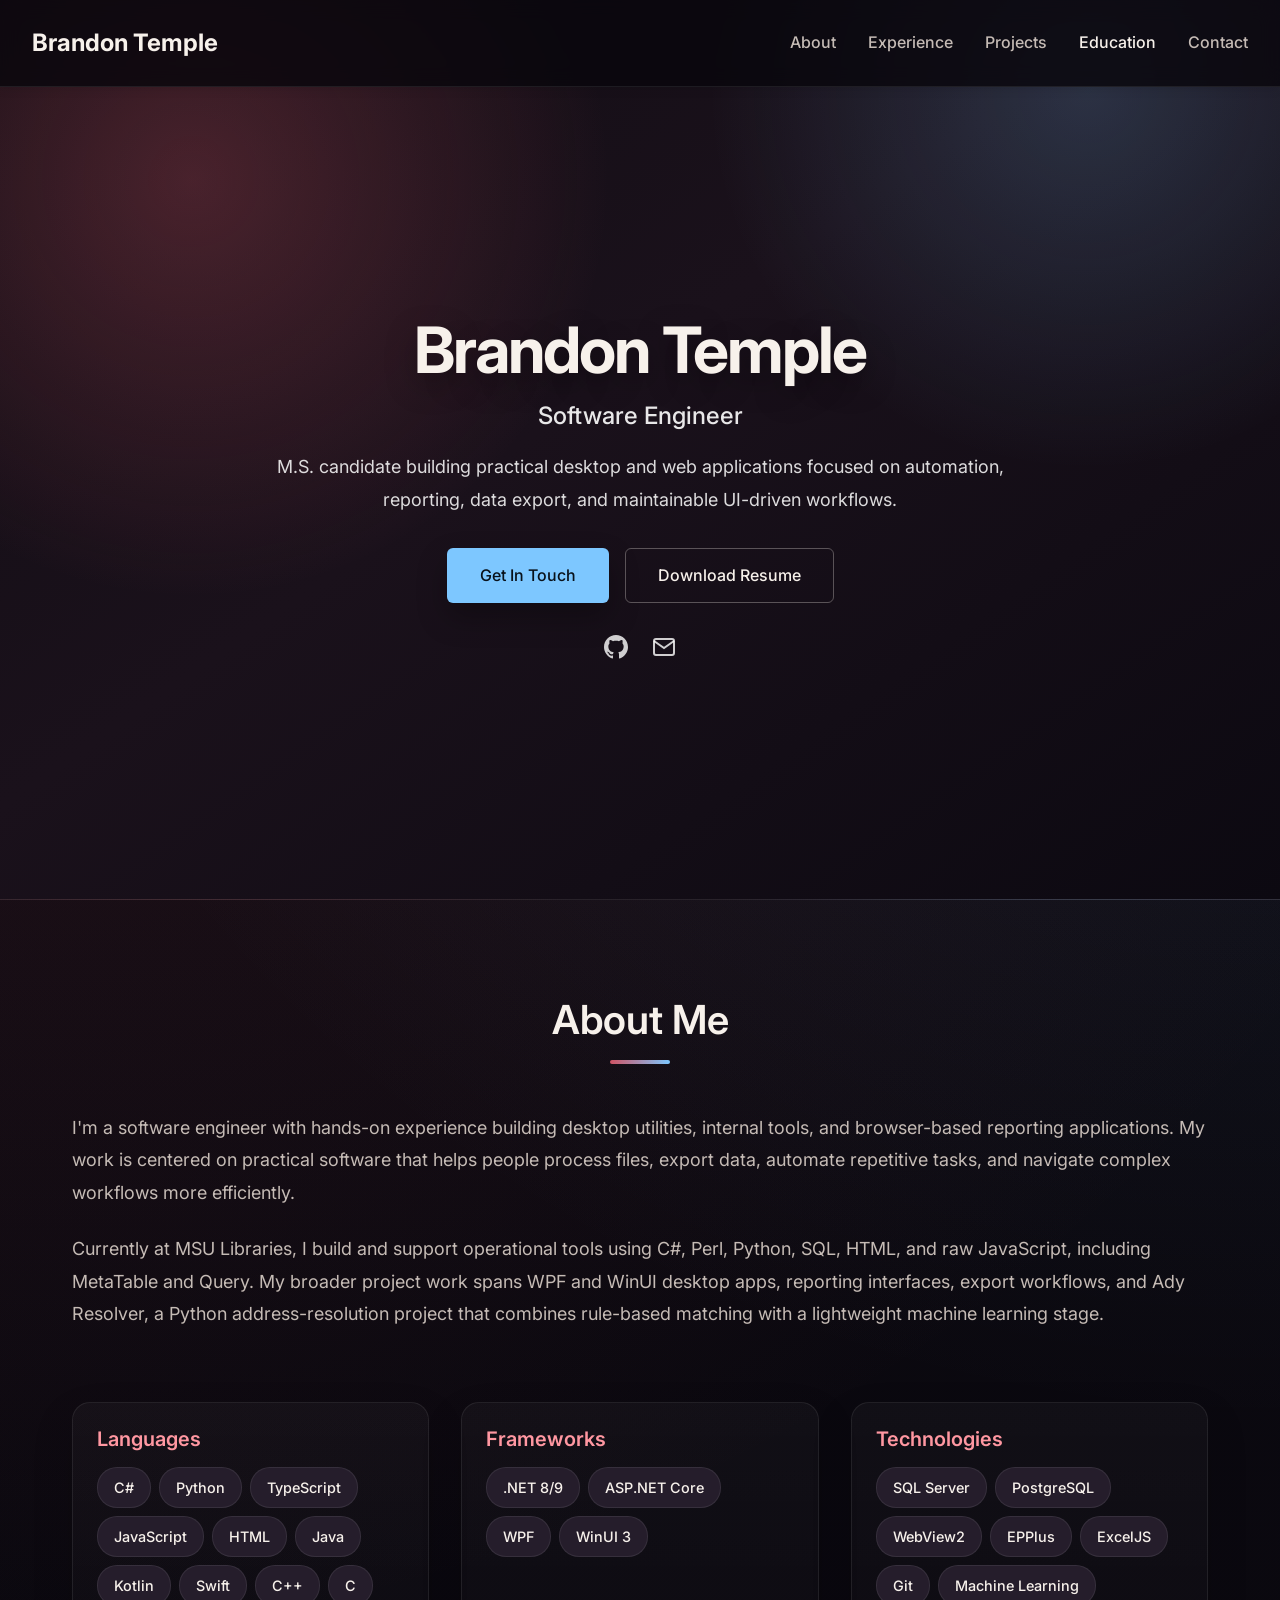
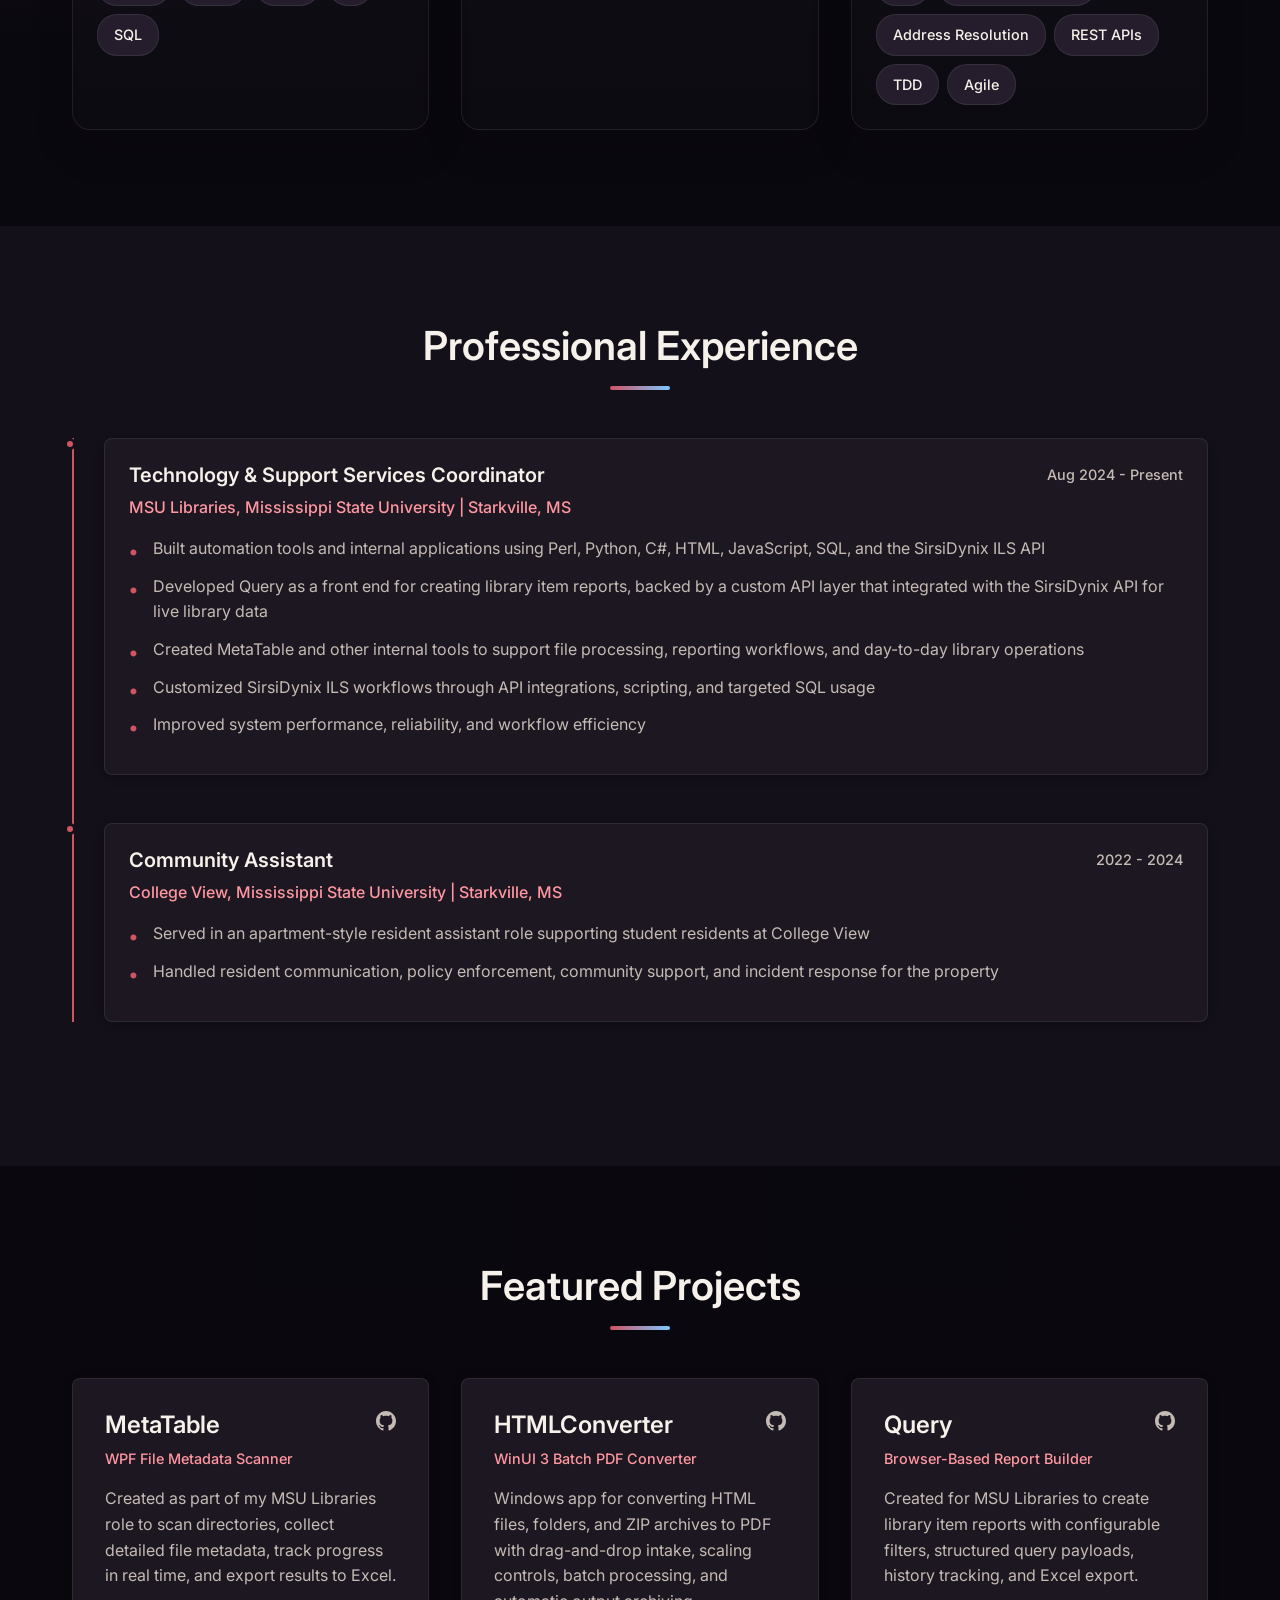
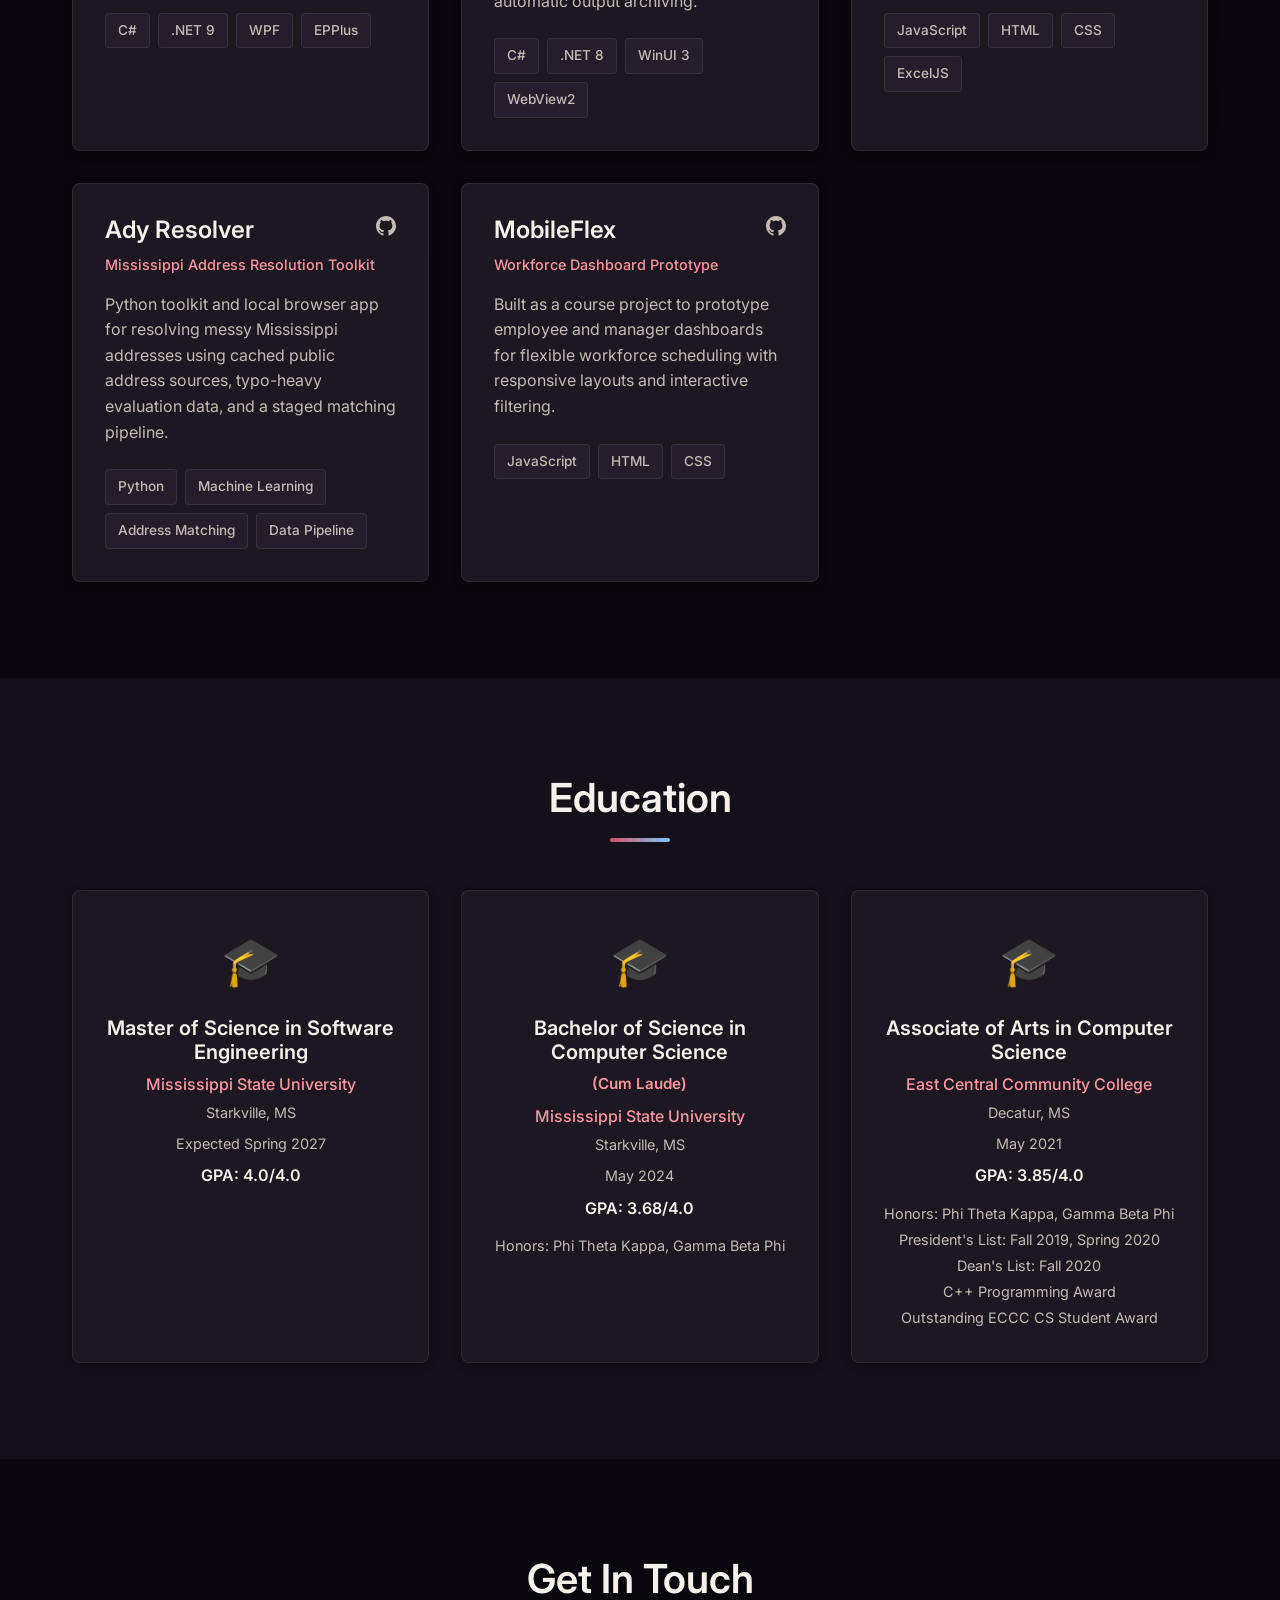
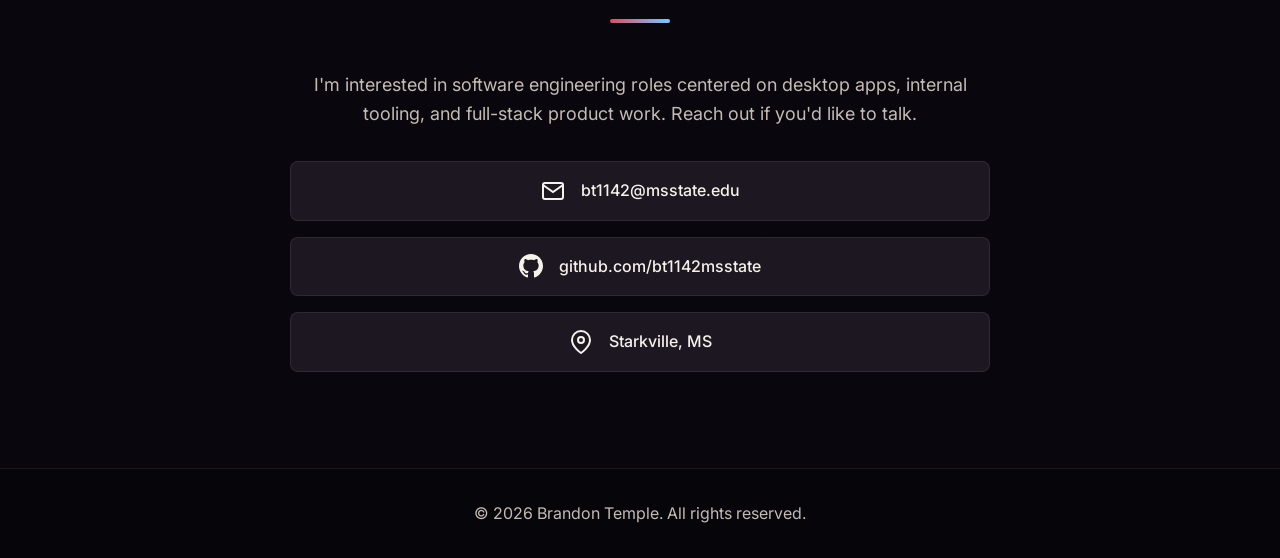
<file: index.html>
<!DOCTYPE html>
<html lang="en">
<head>
    <meta charset="UTF-8">
    <meta name="viewport" content="width=device-width, initial-scale=1.0">
    <title>Brandon Temple - Software Engineer</title>
    <link rel="stylesheet" href="./assets/css/site.css">
    <link rel="preconnect" href="https://fonts.googleapis.com">
    <link rel="preconnect" href="https://fonts.gstatic.com" crossorigin>
    <link href="https://fonts.googleapis.com/css2?family=Inter:wght@300;400;500;600;700&display=swap" rel="stylesheet">
</head>
<body>
    <!-- Header/Hero Section -->
    <header class="hero">
        <nav class="nav-container">
            <div class="nav-logo">Brandon Temple</div>
            <ul class="nav-links">
                <li><a href="#about">About</a></li>
                <li><a href="#experience">Experience</a></li>
                <li><a href="#projects">Projects</a></li>
                <li><a href="#education">Education</a></li>
                <li><a href="#contact">Contact</a></li>
            </ul>
            <button class="mobile-menu-toggle" aria-label="Toggle menu">
                <span></span>
                <span></span>
                <span></span>
            </button>
        </nav>
        
        <div class="hero-content">
            <h1 class="hero-title">Brandon Temple</h1>
            <p class="hero-subtitle">Software Engineer</p>
            <p class="hero-description">M.S. candidate building practical desktop and web applications focused on automation, reporting, data export, and maintainable UI-driven workflows.</p>
            <div class="hero-buttons">
                <a href="#contact" class="btn btn-primary">Get In Touch</a>
                <a href="resume/?print=1" class="btn btn-secondary" target="_blank" rel="noopener">Download Resume</a>
            </div>
            <div class="hero-social">
                <a href="https://github.com/bt1142msstate" target="_blank" rel="noopener" aria-label="GitHub">
                    <svg width="24" height="24" viewBox="0 0 24 24" fill="currentColor">
                        <path d="M12 0c-6.626 0-12 5.373-12 12 0 5.302 3.438 9.8 8.207 11.387.599.111.793-.261.793-.577v-2.234c-3.338.726-4.033-1.416-4.033-1.416-.546-1.387-1.333-1.756-1.333-1.756-1.089-.745.083-.729.083-.729 1.205.084 1.839 1.237 1.839 1.237 1.07 1.834 2.807 1.304 3.492.997.107-.775.418-1.305.762-1.604-2.665-.305-5.467-1.334-5.467-5.931 0-1.311.469-2.381 1.236-3.221-.124-.303-.535-1.524.117-3.176 0 0 1.008-.322 3.301 1.23.957-.266 1.983-.399 3.003-.404 1.02.005 2.047.138 3.006.404 2.291-1.552 3.297-1.23 3.297-1.23.653 1.653.242 2.874.118 3.176.77.84 1.235 1.911 1.235 3.221 0 4.609-2.807 5.624-5.479 5.921.43.372.823 1.102.823 2.222v3.293c0 .319.192.694.801.576 4.765-1.589 8.199-6.086 8.199-11.386 0-6.627-5.373-12-12-12z"/>
                    </svg>
                </a>
                <a href="mailto:bt1142@msstate.edu" aria-label="Email">
                    <svg width="24" height="24" viewBox="0 0 24 24" fill="none" stroke="currentColor" stroke-width="2">
                        <path d="M4 4h16c1.1 0 2 .9 2 2v12c0 1.1-.9 2-2 2H4c-1.1 0-2-.9-2-2V6c0-1.1.9-2 2-2z"/>
                        <polyline points="22,6 12,13 2,6"/>
                    </svg>
                </a>
            </div>
        </div>
    </header>

    <!-- About Section -->
    <section id="about" class="section">
        <div class="container">
            <h2 class="section-title">About Me</h2>
            <div class="about-content">
                <div class="about-text">
                    <p>I'm a software engineer with hands-on experience building desktop utilities, internal tools, and browser-based reporting applications. My work is centered on practical software that helps people process files, export data, automate repetitive tasks, and navigate complex workflows more efficiently.</p>
                    <p>Currently at MSU Libraries, I build and support operational tools using C#, Perl, Python, SQL, HTML, and raw JavaScript, including MetaTable and Query. My broader project work spans WPF and WinUI desktop apps, reporting interfaces, export workflows, and Ady Resolver, a Python address-resolution project that combines rule-based matching with a lightweight machine learning stage.</p>
                </div>
                <div class="skills-grid">
                    <div class="skill-category">
                        <h3>Languages</h3>
                        <div class="skill-tags">
                            <span>C#</span>
                            <span>Python</span>
                            <span>TypeScript</span>
                            <span>JavaScript</span>
                            <span>HTML</span>
                            <span>Java</span>
                            <span>Kotlin</span>
                            <span>Swift</span>
                            <span>C++</span>
                            <span>C</span>
                            <span>SQL</span>
                        </div>
                    </div>
                    <div class="skill-category">
                        <h3>Frameworks</h3>
                        <div class="skill-tags">
                            <span>.NET 8/9</span>
                            <span>ASP.NET Core</span>
                            <span>WPF</span>
                            <span>WinUI 3</span>
                        </div>
                    </div>
                    <div class="skill-category">
                        <h3>Technologies</h3>
                        <div class="skill-tags">
                            <span>SQL Server</span>
                            <span>PostgreSQL</span>
                            <span>WebView2</span>
                            <span>EPPlus</span>
                            <span>ExcelJS</span>
                            <span>Git</span>
                            <span>Machine Learning</span>
                            <span>Address Resolution</span>
                            <span>REST APIs</span>
                            <span>TDD</span>
                            <span>Agile</span>
                        </div>
                    </div>
                </div>
            </div>
        </div>
    </section>

    <!-- Experience Section -->
    <section id="experience" class="section section-alt">
        <div class="container">
            <h2 class="section-title">Professional Experience</h2>
            <div class="timeline">
                <div class="timeline-item">
                    <div class="timeline-marker"></div>
                    <div class="timeline-content">
                        <div class="timeline-header">
                            <h3>Technology & Support Services Coordinator</h3>
                            <span class="timeline-date">Aug 2024 - Present</span>
                        </div>
                        <p class="timeline-company">MSU Libraries, Mississippi State University | Starkville, MS</p>
                        <ul class="timeline-list">
                            <li>Built automation tools and internal applications using Perl, Python, C#, HTML, JavaScript, SQL, and the SirsiDynix ILS API</li>
                            <li>Developed Query as a front end for creating library item reports, backed by a custom API layer that integrated with the SirsiDynix API for live library data</li>
                            <li>Created MetaTable and other internal tools to support file processing, reporting workflows, and day-to-day library operations</li>
                            <li>Customized SirsiDynix ILS workflows through API integrations, scripting, and targeted SQL usage</li>
                            <li>Improved system performance, reliability, and workflow efficiency</li>
                        </ul>
                    </div>
                </div>
                
                <div class="timeline-item">
                    <div class="timeline-marker"></div>
                    <div class="timeline-content">
                        <div class="timeline-header">
                            <h3>Community Assistant</h3>
                            <span class="timeline-date">2022 - 2024</span>
                        </div>
                        <p class="timeline-company">College View, Mississippi State University | Starkville, MS</p>
                        <ul class="timeline-list">
                            <li>Served in an apartment-style resident assistant role supporting student residents at College View</li>
                            <li>Handled resident communication, policy enforcement, community support, and incident response for the property</li>
                        </ul>
                    </div>
                </div>
            </div>
        </div>
    </section>

    <!-- Projects Section -->
    <section id="projects" class="section">
        <div class="container">
            <h2 class="section-title">Featured Projects</h2>
            <div class="projects-grid">
                <div class="project-card">
                    <div class="project-header">
                        <h3>MetaTable</h3>
                        <a href="https://github.com/bt1142msstate/MetaTable" target="_blank" rel="noopener" aria-label="View MetaTable on GitHub" class="project-link">
                            <svg width="20" height="20" viewBox="0 0 24 24" fill="currentColor">
                                <path d="M12 0c-6.626 0-12 5.373-12 12 0 5.302 3.438 9.8 8.207 11.387.599.111.793-.261.793-.577v-2.234c-3.338.726-4.033-1.416-4.033-1.416-.546-1.387-1.333-1.756-1.333-1.756-1.089-.745.083-.729.083-.729 1.205.084 1.839 1.237 1.839 1.237 1.07 1.834 2.807 1.304 3.492.997.107-.775.418-1.305.762-1.604-2.665-.305-5.467-1.334-5.467-5.931 0-1.311.469-2.381 1.236-3.221-.124-.303-.535-1.524.117-3.176 0 0 1.008-.322 3.301 1.23.957-.266 1.983-.399 3.003-.404 1.02.005 2.047.138 3.006.404 2.291-1.552 3.297-1.23 3.297-1.23.653 1.653.242 2.874.118 3.176.77.84 1.235 1.911 1.235 3.221 0 4.609-2.807 5.624-5.479 5.921.43.372.823 1.102.823 2.222v3.293c0 .319.192.694.801.576 4.765-1.589 8.199-6.086 8.199-11.386 0-6.627-5.373-12-12-12z"/>
                            </svg>
                        </a>
                    </div>
                    <p class="project-type">WPF File Metadata Scanner</p>
                    <p class="project-description">Created as part of my MSU Libraries role to scan directories, collect detailed file metadata, track progress in real time, and export results to Excel.</p>
                    <div class="project-tags">
                        <span>C#</span>
                        <span>.NET 9</span>
                        <span>WPF</span>
                        <span>EPPlus</span>
                    </div>
                </div>

                <div class="project-card">
                    <div class="project-header">
                        <h3>HTMLConverter</h3>
                        <a href="https://github.com/bt1142msstate/HTMLConverter" target="_blank" rel="noopener" aria-label="View HTMLConverter on GitHub" class="project-link">
                            <svg width="20" height="20" viewBox="0 0 24 24" fill="currentColor">
                                <path d="M12 0c-6.626 0-12 5.373-12 12 0 5.302 3.438 9.8 8.207 11.387.599.111.793-.261.793-.577v-2.234c-3.338.726-4.033-1.416-4.033-1.416-.546-1.387-1.333-1.756-1.333-1.756-1.089-.745.083-.729.083-.729 1.205.084 1.839 1.237 1.839 1.237 1.07 1.834 2.807 1.304 3.492.997.107-.775.418-1.305.762-1.604-2.665-.305-5.467-1.334-5.467-5.931 0-1.311.469-2.381 1.236-3.221-.124-.303-.535-1.524.117-3.176 0 0 1.008-.322 3.301 1.23.957-.266 1.983-.399 3.003-.404 1.02.005 2.047.138 3.006.404 2.291-1.552 3.297-1.23 3.297-1.23.653 1.653.242 2.874.118 3.176.77.84 1.235 1.911 1.235 3.221 0 4.609-2.807 5.624-5.479 5.921.43.372.823 1.102.823 2.222v3.293c0 .319.192.694.801.576 4.765-1.589 8.199-6.086 8.199-11.386 0-6.627-5.373-12-12-12z"/>
                            </svg>
                        </a>
                    </div>
                    <p class="project-type">WinUI 3 Batch PDF Converter</p>
                    <p class="project-description">Windows app for converting HTML files, folders, and ZIP archives to PDF with drag-and-drop intake, scaling controls, batch processing, and automatic output archiving.</p>
                    <div class="project-tags">
                        <span>C#</span>
                        <span>.NET 8</span>
                        <span>WinUI 3</span>
                        <span>WebView2</span>
                    </div>
                </div>

                <div class="project-card">
                    <div class="project-header">
                        <h3>Query</h3>
                        <a href="https://github.com/bt1142msstate/Query" target="_blank" rel="noopener" aria-label="View Query on GitHub" class="project-link">
                            <svg width="20" height="20" viewBox="0 0 24 24" fill="currentColor">
                                <path d="M12 0c-6.626 0-12 5.373-12 12 0 5.302 3.438 9.8 8.207 11.387.599.111.793-.261.793-.577v-2.234c-3.338.726-4.033-1.416-4.033-1.416-.546-1.387-1.333-1.756-1.333-1.756-1.089-.745.083-.729.083-.729 1.205.084 1.839 1.237 1.839 1.237 1.07 1.834 2.807 1.304 3.492.997.107-.775.418-1.305.762-1.604-2.665-.305-5.467-1.334-5.467-5.931 0-1.311.469-2.381 1.236-3.221-.124-.303-.535-1.524.117-3.176 0 0 1.008-.322 3.301 1.23.957-.266 1.983-.399 3.003-.404 1.02.005 2.047.138 3.006.404 2.291-1.552 3.297-1.23 3.297-1.23.653 1.653.242 2.874.118 3.176.77.84 1.235 1.911 1.235 3.221 0 4.609-2.807 5.624-5.479 5.921.43.372.823 1.102.823 2.222v3.293c0 .319.192.694.801.576 4.765-1.589 8.199-6.086 8.199-11.386 0-6.627-5.373-12-12-12z"/>
                            </svg>
                        </a>
                    </div>
                    <p class="project-type">Browser-Based Report Builder</p>
                    <p class="project-description">Created for MSU Libraries to create library item reports with configurable filters, structured query payloads, history tracking, and Excel export.</p>
                    <div class="project-tags">
                        <span>JavaScript</span>
                        <span>HTML</span>
                        <span>CSS</span>
                        <span>ExcelJS</span>
                    </div>
                </div>

                <div class="project-card">
                    <div class="project-header">
                        <h3>Ady Resolver</h3>
                        <a href="https://github.com/bt1142msstate/Ady-Resolver" target="_blank" rel="noopener" aria-label="View Ady Resolver on GitHub" class="project-link">
                            <svg width="20" height="20" viewBox="0 0 24 24" fill="currentColor">
                                <path d="M12 0c-6.626 0-12 5.373-12 12 0 5.302 3.438 9.8 8.207 11.387.599.111.793-.261.793-.577v-2.234c-3.338.726-4.033-1.416-4.033-1.416-.546-1.387-1.333-1.756-1.333-1.756-1.089-.745.083-.729.083-.729 1.205.084 1.839 1.237 1.839 1.237 1.07 1.834 2.807 1.304 3.492.997.107-.775.418-1.305.762-1.604-2.665-.305-5.467-1.334-5.467-5.931 0-1.311.469-2.381 1.236-3.221-.124-.303-.535-1.524.117-3.176 0 0 1.008-.322 3.301 1.23.957-.266 1.983-.399 3.003-.404 1.02.005 2.047.138 3.006.404 2.291-1.552 3.297-1.23 3.297-1.23.653 1.653.242 2.874.118 3.176.77.84 1.235 1.911 1.235 3.221 0 4.609-2.807 5.624-5.479 5.921.43.372.823 1.102.823 2.222v3.293c0 .319.192.694.801.576 4.765-1.589 8.199-6.086 8.199-11.386 0-6.627-5.373-12-12-12z"/>
                            </svg>
                        </a>
                    </div>
                    <p class="project-type">Mississippi Address Resolution Toolkit</p>
                    <p class="project-description">Python toolkit and local browser app for resolving messy Mississippi addresses using cached public address sources, typo-heavy evaluation data, and a staged matching pipeline.</p>
                    <div class="project-tags">
                        <span>Python</span>
                        <span>Machine Learning</span>
                        <span>Address Matching</span>
                        <span>Data Pipeline</span>
                    </div>
                </div>

                <div class="project-card">
                    <div class="project-header">
                        <h3>MobileFlex</h3>
                        <a href="https://github.com/bt1142msstate/MobileFlex" target="_blank" rel="noopener" aria-label="View MobileFlex on GitHub" class="project-link">
                            <svg width="20" height="20" viewBox="0 0 24 24" fill="currentColor">
                                <path d="M12 0c-6.626 0-12 5.373-12 12 0 5.302 3.438 9.8 8.207 11.387.599.111.793-.261.793-.577v-2.234c-3.338.726-4.033-1.416-4.033-1.416-.546-1.387-1.333-1.756-1.333-1.756-1.089-.745.083-.729.083-.729 1.205.084 1.839 1.237 1.839 1.237 1.07 1.834 2.807 1.304 3.492.997.107-.775.418-1.305.762-1.604-2.665-.305-5.467-1.334-5.467-5.931 0-1.311.469-2.381 1.236-3.221-.124-.303-.535-1.524.117-3.176 0 0 1.008-.322 3.301 1.23.957-.266 1.983-.399 3.003-.404 1.02.005 2.047.138 3.006.404 2.291-1.552 3.297-1.23 3.297-1.23.653 1.653.242 2.874.118 3.176.77.84 1.235 1.911 1.235 3.221 0 4.609-2.807 5.624-5.479 5.921.43.372.823 1.102.823 2.222v3.293c0 .319.192.694.801.576 4.765-1.589 8.199-6.086 8.199-11.386 0-6.627-5.373-12-12-12z"/>
                            </svg>
                        </a>
                    </div>
                    <p class="project-type">Workforce Dashboard Prototype</p>
                    <p class="project-description">Built as a course project to prototype employee and manager dashboards for flexible workforce scheduling with responsive layouts and interactive filtering.</p>
                    <div class="project-tags">
                        <span>JavaScript</span>
                        <span>HTML</span>
                        <span>CSS</span>
                    </div>
                </div>
            </div>
        </div>
    </section>

    <!-- Education Section -->
    <section id="education" class="section section-alt">
        <div class="container">
            <h2 class="section-title">Education</h2>
            <div class="education-grid">
                <div class="education-card">
                    <div class="education-icon">🎓</div>
                    <h3>Master of Science in Software Engineering</h3>
                    <p class="education-school">Mississippi State University</p>
                    <p class="education-location">Starkville, MS</p>
                    <p class="education-date">Expected Spring 2027</p>
                    <p class="education-gpa">GPA: 4.0/4.0</p>
                </div>

                <div class="education-card">
                    <div class="education-icon">🎓</div>
                    <h3>Bachelor of Science in Computer Science</h3>
                    <p class="education-honors">(Cum Laude)</p>
                    <p class="education-school">Mississippi State University</p>
                    <p class="education-location">Starkville, MS</p>
                    <p class="education-date">May 2024</p>
                    <p class="education-gpa">GPA: 3.68/4.0</p>
                    <p class="education-honors-list">Honors: Phi Theta Kappa, Gamma Beta Phi</p>
                </div>

                <div class="education-card">
                    <div class="education-icon">🎓</div>
                    <h3>Associate of Arts in Computer Science</h3>
                    <p class="education-school">East Central Community College</p>
                    <p class="education-location">Decatur, MS</p>
                    <p class="education-date">May 2021</p>
                    <p class="education-gpa">GPA: 3.85/4.0</p>
                    <p class="education-honors-list">
                        Honors: Phi Theta Kappa, Gamma Beta Phi<br>
                        President's List: Fall 2019, Spring 2020<br>
                        Dean's List: Fall 2020<br>
                        C++ Programming Award<br>
                        Outstanding ECCC CS Student Award
                    </p>
                </div>
            </div>
        </div>
    </section>

    <!-- Contact Section -->
    <section id="contact" class="section">
        <div class="container">
            <h2 class="section-title">Get In Touch</h2>
            <div class="contact-content">
                <p class="contact-intro">I'm interested in software engineering roles centered on desktop apps, internal tooling, and full-stack product work. Reach out if you'd like to talk.</p>
                <div class="contact-info">
                    <a href="mailto:bt1142@msstate.edu" class="contact-item">
                        <svg width="24" height="24" viewBox="0 0 24 24" fill="none" stroke="currentColor" stroke-width="2">
                            <path d="M4 4h16c1.1 0 2 .9 2 2v12c0 1.1-.9 2-2 2H4c-1.1 0-2-.9-2-2V6c0-1.1.9-2 2-2z"/>
                            <polyline points="22,6 12,13 2,6"/>
                        </svg>
                        <span>bt1142@msstate.edu</span>
                    </a>
                    <a href="https://github.com/bt1142msstate" target="_blank" rel="noopener" class="contact-item">
                        <svg width="24" height="24" viewBox="0 0 24 24" fill="currentColor">
                            <path d="M12 0c-6.626 0-12 5.373-12 12 0 5.302 3.438 9.8 8.207 11.387.599.111.793-.261.793-.577v-2.234c-3.338.726-4.033-1.416-4.033-1.416-.546-1.387-1.333-1.756-1.333-1.756-1.089-.745.083-.729.083-.729 1.205.084 1.839 1.237 1.839 1.237 1.07 1.834 2.807 1.304 3.492.997.107-.775.418-1.305.762-1.604-2.665-.305-5.467-1.334-5.467-5.931 0-1.311.469-2.381 1.236-3.221-.124-.303-.535-1.524.117-3.176 0 0 1.008-.322 3.301 1.23.957-.266 1.983-.399 3.003-.404 1.02.005 2.047.138 3.006.404 2.291-1.552 3.297-1.23 3.297-1.23.653 1.653.242 2.874.118 3.176.77.84 1.235 1.911 1.235 3.221 0 4.609-2.807 5.624-5.479 5.921.43.372.823 1.102.823 2.222v3.293c0 .319.192.694.801.576 4.765-1.589 8.199-6.086 8.199-11.386 0-6.627-5.373-12-12-12z"/>
                        </svg>
                        <span>github.com/bt1142msstate</span>
                    </a>
                    <div class="contact-item">
                        <svg width="24" height="24" viewBox="0 0 24 24" fill="none" stroke="currentColor" stroke-width="2">
                            <path d="M21 10c0 7-9 13-9 13s-9-6-9-13a9 9 0 0 1 18 0z"/>
                            <circle cx="12" cy="10" r="3"/>
                        </svg>
                        <span>Starkville, MS</span>
                    </div>
                </div>
            </div>
        </div>
    </section>

    <!-- Footer -->
    <footer class="footer">
        <div class="container">
            <p>&copy; 2026 Brandon Temple. All rights reserved.</p>
        </div>
    </footer>

    <script src="./assets/js/site.js"></script>
</body>
</html>
</file>
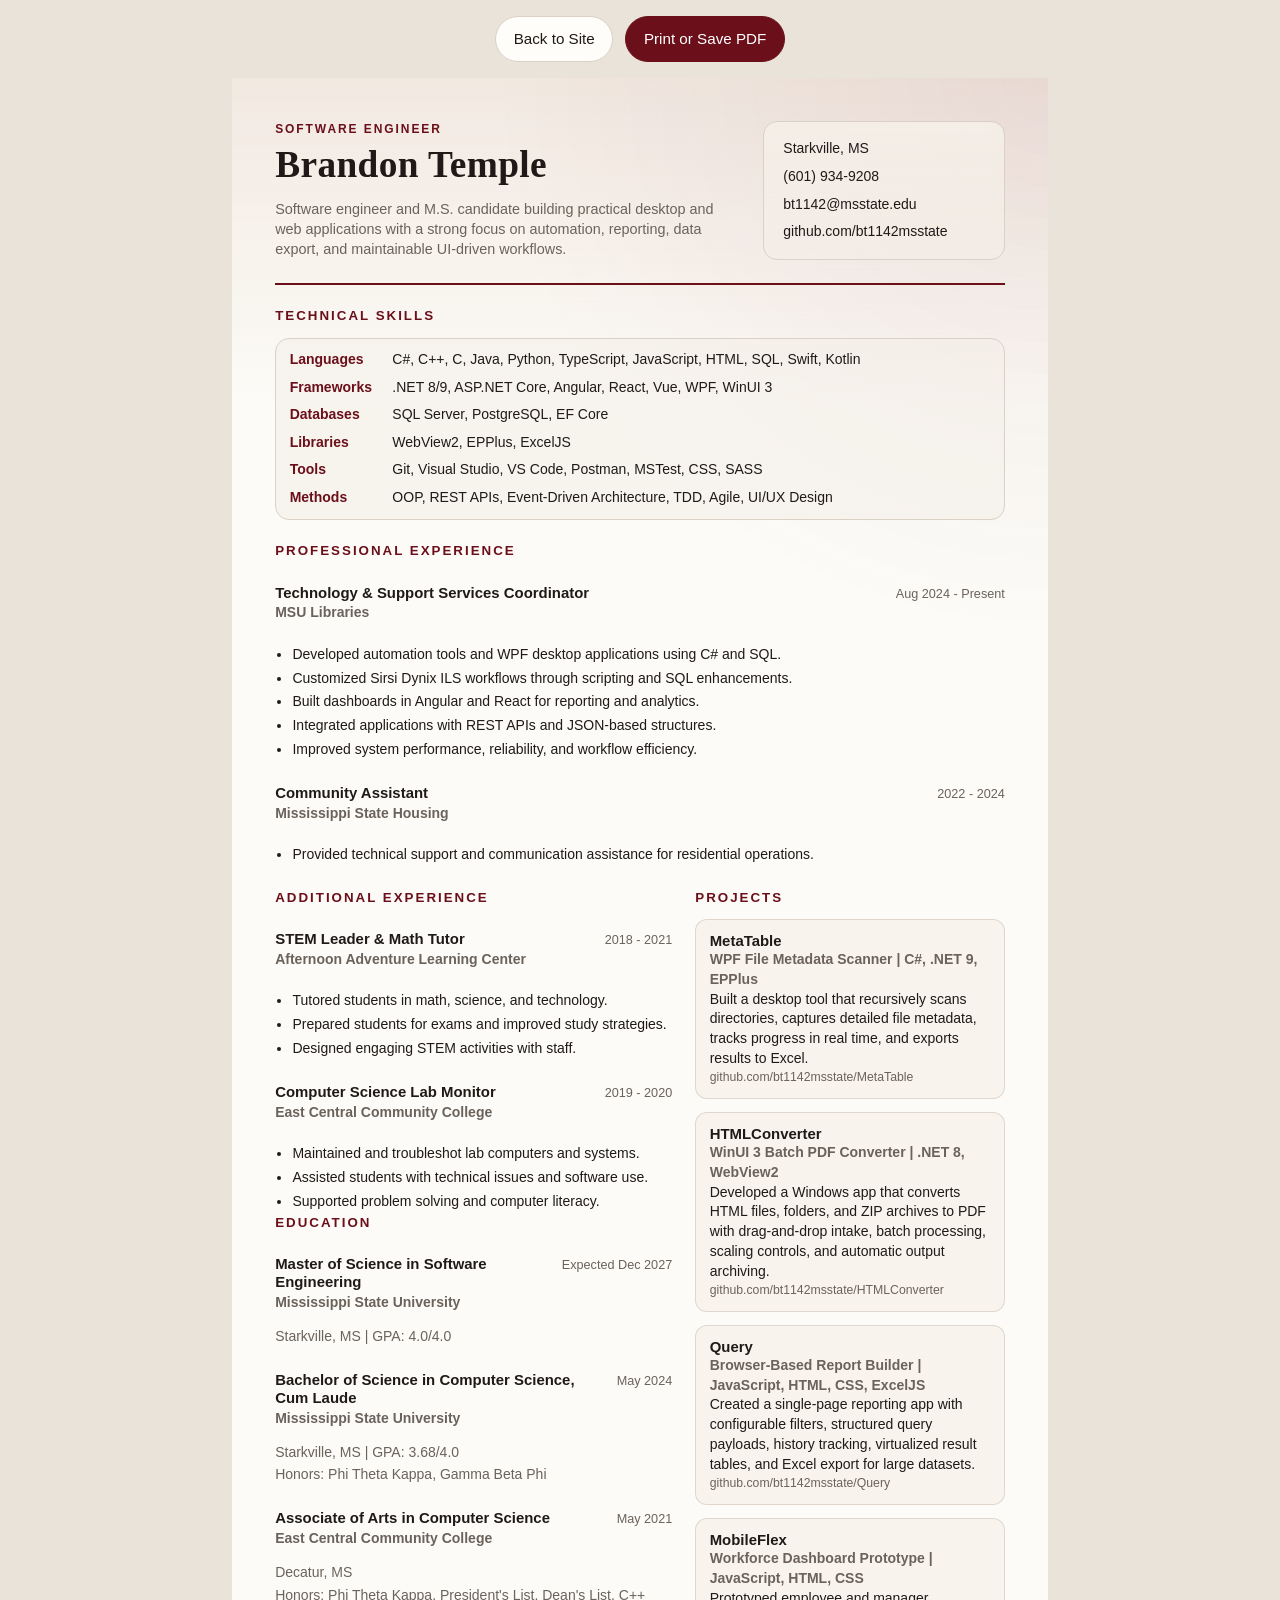
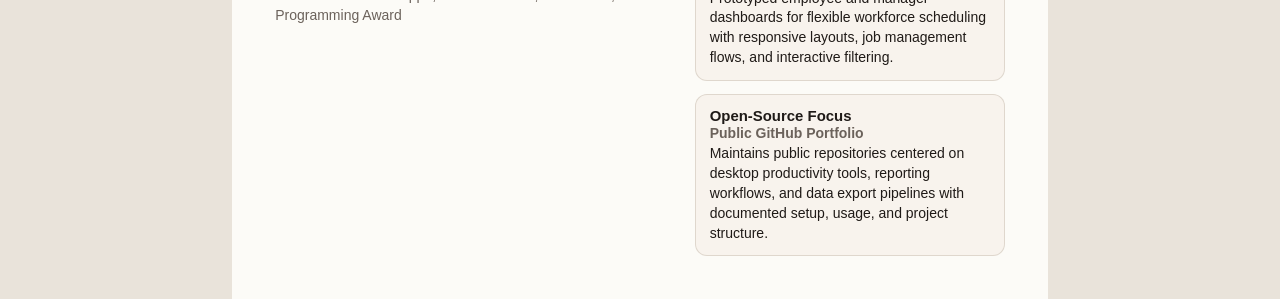
<file: resume.html>
<!DOCTYPE html>
<html lang="en">
<head>
    <meta charset="UTF-8">
    <meta name="viewport" content="width=device-width, initial-scale=1.0">
    <title>Brandon Temple Resume</title>
    <link rel="stylesheet" href="resume.css">
    <link rel="stylesheet" href="resume-print.css" media="print">
</head>
<body>
    <div class="resume-actions no-print">
        <a href="index.html" class="resume-action-link">Back to Site</a>
        <button type="button" class="resume-action-button" id="print-resume-button">Print or Save PDF</button>
    </div>
    <main class="resume">
        <header class="hero">
            <div>
                <p class="eyebrow">Software Engineer</p>
                <h1>Brandon Temple</h1>
                <p class="summary">
                    Software engineer and M.S. candidate building practical desktop and web applications with
                    a strong focus on automation, reporting, data export, and maintainable UI-driven workflows.
                </p>
            </div>
            <div class="contact-card">
                <p>Starkville, MS</p>
                <p>(601) 934-9208</p>
                <p><a href="mailto:bt1142@msstate.edu">bt1142@msstate.edu</a></p>
                <p><a href="https://github.com/bt1142msstate">github.com/bt1142msstate</a></p>
            </div>
        </header>

        <section class="section">
            <h2>Technical Skills</h2>
            <div class="skills-grid">
                <p><span>Languages</span> C#, C++, C, Java, Python, TypeScript, JavaScript, HTML, SQL, Swift, Kotlin</p>
                <p><span>Frameworks</span> .NET 8/9, ASP.NET Core, Angular, React, Vue, WPF, WinUI 3</p>
                <p><span>Databases</span> SQL Server, PostgreSQL, EF Core</p>
                <p><span>Libraries</span> WebView2, EPPlus, ExcelJS</p>
                <p><span>Tools</span> Git, Visual Studio, VS Code, Postman, MSTest, CSS, SASS</p>
                <p><span>Methods</span> OOP, REST APIs, Event-Driven Architecture, TDD, Agile, UI/UX Design</p>
            </div>
        </section>

        <section class="section">
            <h2>Professional Experience</h2>

            <article class="entry">
                <div class="entry-header">
                    <div>
                        <h3>Technology &amp; Support Services Coordinator</h3>
                        <p class="meta">MSU Libraries</p>
                    </div>
                    <p class="date">Aug 2024 - Present</p>
                </div>
                <ul>
                    <li>Developed automation tools and WPF desktop applications using C# and SQL.</li>
                    <li>Customized Sirsi Dynix ILS workflows through scripting and SQL enhancements.</li>
                    <li>Built dashboards in Angular and React for reporting and analytics.</li>
                    <li>Integrated applications with REST APIs and JSON-based structures.</li>
                    <li>Improved system performance, reliability, and workflow efficiency.</li>
                </ul>
            </article>

            <article class="entry">
                <div class="entry-header">
                    <div>
                        <h3>Community Assistant</h3>
                        <p class="meta">Mississippi State Housing</p>
                    </div>
                    <p class="date">2022 - 2024</p>
                </div>
                <ul>
                    <li>Provided technical support and communication assistance for residential operations.</li>
                </ul>
            </article>
        </section>

        <section class="section page-break">
            <div class="two-column">
                <div>
                    <h2>Additional Experience</h2>

                    <article class="entry compact">
                        <div class="entry-header">
                            <div>
                                <h3>STEM Leader &amp; Math Tutor</h3>
                                <p class="meta">Afternoon Adventure Learning Center</p>
                            </div>
                            <p class="date">2018 - 2021</p>
                        </div>
                        <ul>
                            <li>Tutored students in math, science, and technology.</li>
                            <li>Prepared students for exams and improved study strategies.</li>
                            <li>Designed engaging STEM activities with staff.</li>
                        </ul>
                    </article>

                    <article class="entry compact">
                        <div class="entry-header">
                            <div>
                                <h3>Computer Science Lab Monitor</h3>
                                <p class="meta">East Central Community College</p>
                            </div>
                            <p class="date">2019 - 2020</p>
                        </div>
                        <ul>
                            <li>Maintained and troubleshot lab computers and systems.</li>
                            <li>Assisted students with technical issues and software use.</li>
                            <li>Supported problem solving and computer literacy.</li>
                        </ul>
                    </article>

                    <h2>Education</h2>

                    <article class="entry compact">
                        <div class="entry-header">
                            <div>
                                <h3>Master of Science in Software Engineering</h3>
                                <p class="meta">Mississippi State University</p>
                            </div>
                            <p class="date">Expected Dec 2027</p>
                        </div>
                        <p class="detail">Starkville, MS | GPA: 4.0/4.0</p>
                    </article>

                    <article class="entry compact">
                        <div class="entry-header">
                            <div>
                                <h3>Bachelor of Science in Computer Science, Cum Laude</h3>
                                <p class="meta">Mississippi State University</p>
                            </div>
                            <p class="date">May 2024</p>
                        </div>
                        <p class="detail">Starkville, MS | GPA: 3.68/4.0</p>
                        <p class="detail">Honors: Phi Theta Kappa, Gamma Beta Phi</p>
                    </article>

                    <article class="entry compact">
                        <div class="entry-header">
                            <div>
                                <h3>Associate of Arts in Computer Science</h3>
                                <p class="meta">East Central Community College</p>
                            </div>
                            <p class="date">May 2021</p>
                        </div>
                        <p class="detail">Decatur, MS</p>
                        <p class="detail">Honors: Phi Theta Kappa, President's List, Dean's List, C++ Programming Award</p>
                    </article>
                </div>

                <div>
                    <h2>Projects</h2>

                    <article class="project">
                        <h3>MetaTable</h3>
                        <p class="project-subtitle">WPF File Metadata Scanner | C#, .NET 9, EPPlus</p>
                        <p>Built a desktop tool that recursively scans directories, captures detailed file metadata, tracks progress in real time, and exports results to Excel.</p>
                        <p class="project-link"><a href="https://github.com/bt1142msstate/MetaTable">github.com/bt1142msstate/MetaTable</a></p>
                    </article>

                    <article class="project">
                        <h3>HTMLConverter</h3>
                        <p class="project-subtitle">WinUI 3 Batch PDF Converter | .NET 8, WebView2</p>
                        <p>Developed a Windows app that converts HTML files, folders, and ZIP archives to PDF with drag-and-drop intake, batch processing, scaling controls, and automatic output archiving.</p>
                        <p class="project-link"><a href="https://github.com/bt1142msstate/HTMLConverter">github.com/bt1142msstate/HTMLConverter</a></p>
                    </article>

                    <article class="project">
                        <h3>Query</h3>
                        <p class="project-subtitle">Browser-Based Report Builder | JavaScript, HTML, CSS, ExcelJS</p>
                        <p>Created a single-page reporting app with configurable filters, structured query payloads, history tracking, virtualized result tables, and Excel export for large datasets.</p>
                        <p class="project-link"><a href="https://github.com/bt1142msstate/Query">github.com/bt1142msstate/Query</a></p>
                    </article>

                    <article class="project">
                        <h3>MobileFlex</h3>
                        <p class="project-subtitle">Workforce Dashboard Prototype | JavaScript, HTML, CSS</p>
                        <p>Prototyped employee and manager dashboards for flexible workforce scheduling with responsive layouts, job management flows, and interactive filtering.</p>
                    </article>

                    <article class="project">
                        <h3>Open-Source Focus</h3>
                        <p class="project-subtitle">Public GitHub Portfolio</p>
                        <p>Maintains public repositories centered on desktop productivity tools, reporting workflows, and data export pipelines with documented setup, usage, and project structure.</p>
                    </article>
                </div>
            </div>
        </section>
    </main>
    <script>
        (function () {
            const printButton = document.getElementById("print-resume-button");
            const shouldAutoPrint = new URLSearchParams(window.location.search).get("print") === "1";

            if (printButton) {
                printButton.addEventListener("click", function () {
                    window.print();
                });
            }

            if (shouldAutoPrint) {
                window.addEventListener("load", function () {
                    window.print();
                }, { once: true });
            }
        }());
    </script>
</body>
</html>
</file>
<file: assets/css/site.css>
/* Root Variables */
:root {
    --maroon: #cf5464;
    --maroon-dark: #5b1722;
    --maroon-light: #ff97a1;
    --accent: #7dc7ff;
    --text-dark: #f7f1eb;
    --text-gray: #c5bbb5;
    --bg-body: #09070d;
    --bg-light: #13101a;
    --bg-white: #1d1721;
    --surface-strong: #251d2b;
    --border: rgba(255, 255, 255, 0.08);
    --nav-bg: rgba(9, 7, 13, 0.82);
    --nav-bg-strong: rgba(13, 10, 19, 0.94);
    --shadow: rgba(0, 0, 0, 0.32);
    --shadow-hover: rgba(0, 0, 0, 0.5);
}

/* Global Styles */
* {
    margin: 0;
    padding: 0;
    box-sizing: border-box;
}

html {
    scroll-behavior: smooth;
}

body {
    font-family: 'Inter', -apple-system, BlinkMacSystemFont, 'Segoe UI', 'Roboto', sans-serif;
    color: var(--text-dark);
    background:
        radial-gradient(circle at top left, rgba(207, 84, 100, 0.16), transparent 30%),
        radial-gradient(circle at top right, rgba(125, 199, 255, 0.12), transparent 26%),
        linear-gradient(180deg, #0b0910 0%, var(--bg-body) 100%);
    color-scheme: dark;
    line-height: 1.6;
    -webkit-font-smoothing: antialiased;
    -moz-osx-font-smoothing: grayscale;
    overflow-x: hidden;
}

/* Typography */
h1, h2, h3, h4, h5, h6 {
    font-weight: 600;
    line-height: 1.2;
}

a {
    text-decoration: none;
    color: inherit;
    transition: color 0.3s ease;
    overflow-wrap: anywhere;
}

/* Container */
.container {
    max-width: 1200px;
    margin: 0 auto;
    padding: 0 2rem;
}

/* Navigation */
.nav-container {
    display: flex;
    justify-content: space-between;
    align-items: center;
    padding: 1.5rem 2rem;
    position: fixed;
    top: 0;
    left: 0;
    right: 0;
    background: var(--nav-bg);
    -webkit-backdrop-filter: blur(10px);
    backdrop-filter: blur(10px);
    box-shadow: 0 2px 10px var(--shadow);
    border-bottom: 1px solid var(--border);
    z-index: 1000;
}

.nav-logo {
    font-size: 1.5rem;
    font-weight: 700;
    color: var(--text-dark);
}

.nav-links {
    display: flex;
    list-style: none;
    gap: 2rem;
}

.nav-links a {
    font-weight: 500;
    color: var(--text-gray);
    position: relative;
}

.nav-links a:hover,
.nav-links a.active {
    color: var(--text-dark);
}

.nav-links a::after {
    content: '';
    position: absolute;
    bottom: -5px;
    left: 0;
    width: 0;
    height: 2px;
    background: var(--maroon);
    transition: width 0.3s ease;
}

.nav-links a:hover::after {
    width: 100%;
}

.mobile-menu-toggle {
    display: none;
    flex-direction: column;
    gap: 5px;
    background: none;
    border: none;
    cursor: pointer;
    padding: 0;
}

.mobile-menu-toggle span {
    width: 25px;
    height: 3px;
    background: var(--maroon-light);
    transition: all 0.3s ease;
}

/* Hero Section */
.hero {
    background:
        radial-gradient(circle at 15% 20%, rgba(207, 84, 100, 0.28), transparent 32%),
        radial-gradient(circle at 85% 10%, rgba(125, 199, 255, 0.18), transparent 28%),
        linear-gradient(145deg, #120d14 0%, #1a111b 45%, #0c0911 100%);
    color: var(--text-dark);
    min-height: 100vh;
    display: flex;
    flex-direction: column;
    justify-content: center;
    padding-top: 80px;
    border-bottom: 1px solid var(--border);
}

.hero-content {
    max-width: 800px;
    margin: 0 auto;
    padding: 4rem 2rem;
    text-align: center;
    width: 100%;
}

.hero-title {
    font-size: 4rem;
    font-weight: 700;
    margin-bottom: 0.5rem;
    letter-spacing: -0.03em;
    text-shadow: 0 10px 30px rgba(0, 0, 0, 0.35);
    animation: fadeInUp 0.8s ease;
}

.hero-subtitle {
    font-size: 1.5rem;
    font-weight: 500;
    margin-bottom: 1rem;
    color: rgba(255, 255, 255, 0.9);
    animation: fadeInUp 0.8s ease 0.2s backwards;
}

.hero-description {
    font-size: 1.125rem;
    margin-bottom: 2rem;
    color: rgba(255, 255, 255, 0.85);
    line-height: 1.8;
    animation: fadeInUp 0.8s ease 0.4s backwards;
}

.hero-buttons {
    display: flex;
    gap: 1rem;
    justify-content: center;
    margin-bottom: 2rem;
    animation: fadeInUp 0.8s ease 0.6s backwards;
}

.btn {
    display: inline-block;
    padding: 0.875rem 2rem;
    border-radius: 6px;
    font-weight: 500;
    font-size: 1rem;
    transition: all 0.3s ease;
    cursor: pointer;
    text-align: center;
    border: 1px solid transparent;
}

.btn-primary {
    background: var(--accent);
    color: #08111a;
    box-shadow: 0 14px 30px rgba(0, 0, 0, 0.28);
}

.btn-primary:hover {
    transform: translateY(-2px);
    box-shadow: 0 18px 36px rgba(0, 0, 0, 0.36);
}

.btn-secondary {
    background: transparent;
    color: var(--text-dark);
    border: 1px solid rgba(247, 241, 235, 0.3);
}

.btn-secondary:hover {
    background: rgba(247, 241, 235, 0.08);
    border-color: rgba(247, 241, 235, 0.5);
    transform: translateY(-2px);
}

.hero-social {
    display: flex;
    gap: 1.5rem;
    justify-content: center;
    animation: fadeInUp 0.8s ease 0.8s backwards;
}

.hero-social a {
    color: rgba(255, 255, 255, 0.8);
    transition: all 0.3s ease;
}

.hero-social a:hover {
    color: var(--accent);
    transform: translateY(-3px);
}

/* Sections */
.section {
    padding: 6rem 0;
}

.section-alt {
    background: var(--bg-light);
}

.section-title {
    font-size: 2.5rem;
    text-align: center;
    margin-bottom: 3rem;
    color: var(--text-dark);
    position: relative;
}

.section-title::after {
    content: '';
    display: block;
    width: 60px;
    height: 4px;
    background: linear-gradient(90deg, var(--maroon) 0%, var(--accent) 100%);
    border-radius: 999px;
    margin: 1rem auto 0;
}

/* About Section */
.about-content {
    display: grid;
    gap: 3rem;
}

.about-text {
    font-size: 1.125rem;
    line-height: 1.8;
    color: var(--text-gray);
}

.about-text p {
    margin-bottom: 1.5rem;
}

.skills-grid {
    display: grid;
    grid-template-columns: repeat(auto-fit, minmax(280px, 1fr));
    gap: 2rem;
}

.skill-category {
    background: linear-gradient(180deg, rgba(255, 255, 255, 0.03), rgba(255, 255, 255, 0.01));
    border: 1px solid var(--border);
    border-radius: 18px;
    padding: 1.5rem;
    box-shadow: 0 18px 40px rgba(0, 0, 0, 0.16);
}

.skill-category h3 {
    font-size: 1.25rem;
    color: var(--maroon-light);
    margin-bottom: 1rem;
}

.skill-tags {
    display: flex;
    flex-wrap: wrap;
    gap: 0.5rem;
}

.skill-tags span {
    background: var(--surface-strong);
    color: var(--text-dark);
    padding: 0.5rem 1rem;
    border-radius: 20px;
    font-size: 0.9rem;
    font-weight: 500;
    border: 1px solid var(--border);
    transition: all 0.3s ease;
}

.skill-tags span:hover {
    background: var(--maroon);
    color: #fff3ef;
    border-color: rgba(255, 151, 161, 0.35);
    transform: translateY(-2px);
}

/* Timeline */
.timeline {
    position: relative;
    padding-left: 2rem;
}

.timeline::before {
    content: '';
    position: absolute;
    left: 0;
    top: 0;
    bottom: 0;
    width: 2px;
    background: var(--maroon);
}

.timeline-item {
    position: relative;
    margin-bottom: 3rem;
}

.timeline-marker {
    position: absolute;
    left: -2.5rem;
    top: 0;
    width: 12px;
    height: 12px;
    border-radius: 50%;
    background: var(--maroon);
    border: 3px solid var(--bg-light);
}

.timeline-content {
    background: var(--bg-white);
    padding: 1.5rem;
    border-radius: 8px;
    border: 1px solid var(--border);
    box-shadow: 0 2px 10px var(--shadow);
    transition: all 0.3s ease;
}

.timeline-content:hover {
    box-shadow: 0 5px 20px var(--shadow-hover);
    transform: translateY(-3px);
}

.timeline-header {
    display: flex;
    justify-content: space-between;
    align-items: flex-start;
    margin-bottom: 0.5rem;
    flex-wrap: wrap;
    gap: 0.5rem;
}

.timeline-header h3 {
    font-size: 1.25rem;
    color: var(--text-dark);
}

.timeline-date {
    color: var(--text-gray);
    font-size: 0.9rem;
    font-weight: 500;
}

.timeline-company {
    color: var(--maroon-light);
    font-weight: 500;
    margin-bottom: 1rem;
}

.timeline-list {
    list-style: none;
    padding-left: 0;
}

.timeline-list li {
    padding-left: 1.5rem;
    position: relative;
    margin-bottom: 0.75rem;
    color: var(--text-gray);
}

.timeline-list li::before {
    content: '•';
    position: absolute;
    left: 0;
    color: var(--maroon);
    font-weight: bold;
    font-size: 1.2rem;
}

/* Projects */
.projects-grid {
    display: grid;
    grid-template-columns: repeat(auto-fit, minmax(280px, 1fr));
    gap: 2rem;
}

.project-card {
    background: var(--bg-white);
    padding: 2rem;
    border-radius: 8px;
    border: 1px solid var(--border);
    box-shadow: 0 2px 10px var(--shadow);
    transition: all 0.3s ease;
}

.project-card:hover {
    box-shadow: 0 5px 20px var(--shadow-hover);
    transform: translateY(-5px);
}

.project-header {
    display: flex;
    justify-content: space-between;
    align-items: center;
    margin-bottom: 0.5rem;
    gap: 1rem;
}

.project-header h3 {
    font-size: 1.5rem;
    color: var(--text-dark);
}

.project-link {
    color: var(--text-gray);
    transition: all 0.3s ease;
}

.project-link:hover {
    color: var(--accent);
    transform: scale(1.1);
}

.project-type {
    color: var(--maroon-light);
    font-weight: 500;
    font-size: 0.9rem;
    margin-bottom: 1rem;
}

.project-description {
    color: var(--text-gray);
    margin-bottom: 1.5rem;
    line-height: 1.6;
}

.project-tags {
    display: flex;
    flex-wrap: wrap;
    gap: 0.5rem;
}

.project-tags span {
    background: var(--surface-strong);
    color: var(--text-gray);
    padding: 0.375rem 0.75rem;
    border-radius: 4px;
    font-size: 0.85rem;
    font-weight: 500;
    border: 1px solid var(--border);
}

/* Education */
.education-grid {
    display: grid;
    grid-template-columns: repeat(auto-fit, minmax(320px, 1fr));
    gap: 2rem;
}

.education-card {
    background: var(--bg-white);
    padding: 2rem;
    border-radius: 8px;
    border: 1px solid var(--border);
    box-shadow: 0 2px 10px var(--shadow);
    text-align: center;
    transition: all 0.3s ease;
}

.education-card:hover {
    box-shadow: 0 5px 20px var(--shadow-hover);
    transform: translateY(-5px);
}

.education-icon {
    font-size: 3rem;
    margin-bottom: 1rem;
}

.education-card h3 {
    font-size: 1.25rem;
    color: var(--text-dark);
    margin-bottom: 0.5rem;
}

.education-honors {
    color: var(--maroon-light);
    font-weight: 600;
    font-size: 0.95rem;
    margin-bottom: 0.5rem;
}

.education-school {
    color: var(--maroon-light);
    font-weight: 500;
    margin-bottom: 0.25rem;
}

.education-location {
    color: var(--text-gray);
    font-size: 0.9rem;
    margin-bottom: 0.5rem;
}

.education-date {
    color: var(--text-gray);
    font-size: 0.9rem;
    margin-bottom: 0.5rem;
}

.education-gpa {
    font-weight: 600;
    color: var(--text-dark);
    margin-bottom: 0.75rem;
}

.education-honors-list {
    color: var(--text-gray);
    font-size: 0.9rem;
    line-height: 1.8;
}

/* Contact */
.contact-content {
    max-width: 700px;
    margin: 0 auto;
    text-align: center;
}

.contact-intro {
    font-size: 1.125rem;
    color: var(--text-gray);
    margin-bottom: 2rem;
}

.contact-info {
    display: grid;
    gap: 1rem;
}

.contact-item {
    display: flex;
    align-items: center;
    justify-content: center;
    gap: 1rem;
    padding: 1rem;
    background: var(--bg-white);
    border: 1px solid var(--border);
    border-radius: 8px;
    transition: all 0.3s ease;
}

.contact-item:hover {
    background: linear-gradient(135deg, rgba(91, 23, 34, 0.96), rgba(37, 29, 43, 0.96));
    color: var(--text-dark);
    border-color: rgba(255, 151, 161, 0.28);
    transform: translateX(5px);
}

.contact-item svg {
    flex-shrink: 0;
}

.contact-item span {
    font-weight: 500;
}

/* Footer */
.footer {
    background: #06050a;
    color: var(--text-gray);
    border-top: 1px solid var(--border);
    padding: 2rem 0;
    text-align: center;
}

/* Animations */
@keyframes fadeInUp {
    from {
        opacity: 0;
        transform: translateY(30px);
    }
    to {
        opacity: 1;
        transform: translateY(0);
    }
}

/* Responsive Design */
@media (max-width: 768px) {
    html {
        font-size: 15px;
    }

    .nav-links {
        display: none;
        position: absolute;
        top: 100%;
        left: 0;
        right: 0;
        background: var(--surface-strong);
        border-top: 1px solid var(--border);
        border-bottom: 1px solid var(--border);
        flex-direction: column;
        padding: 1rem 2rem;
        box-shadow: 0 5px 15px var(--shadow);
        gap: 1rem;
    }
    
    .nav-links.active {
        display: flex;
    }
    
    .mobile-menu-toggle {
        display: flex;
    }
    
    .mobile-menu-toggle.active span:nth-child(1) {
        transform: rotate(45deg) translate(7px, 7px);
    }
    
    .mobile-menu-toggle.active span:nth-child(2) {
        opacity: 0;
    }
    
    .mobile-menu-toggle.active span:nth-child(3) {
        transform: rotate(-45deg) translate(7px, -7px);
    }
    
    .hero-title {
        font-size: 2.5rem;
    }
    
    .hero-subtitle {
        font-size: 1.25rem;
    }
    
    .hero-buttons {
        flex-direction: column;
        align-items: stretch;
    }

    .btn {
        width: 100%;
    }

    .hero-content {
        padding: 3rem 1.5rem;
    }

    .hero-description {
        font-size: 1rem;
        line-height: 1.7;
    }
    
    .section-title {
        font-size: 2rem;
    }

    .about-text {
        font-size: 1rem;
        line-height: 1.7;
    }
    
    .timeline {
        padding-left: 1.5rem;
    }
    
    .timeline-marker {
        left: -2rem;
    }
    
    .timeline-header {
        flex-direction: column;
        align-items: flex-start;
    }

    .timeline-content,
    .project-card,
    .education-card {
        padding: 1.5rem;
    }

    .project-header {
        align-items: flex-start;
    }

    .project-header h3 {
        font-size: 1.3rem;
    }
    
    .skills-grid,
    .projects-grid,
    .education-grid {
        grid-template-columns: 1fr;
    }

    .contact-item {
        justify-content: flex-start;
        text-align: left;
    }
}

@media (max-width: 480px) {
    .container {
        padding: 0 1rem;
    }
    
    .nav-container {
        padding: 1rem;
    }

    .nav-logo {
        font-size: 1.2rem;
    }
    
    .hero-title {
        font-size: 2rem;
    }

    .hero-subtitle {
        font-size: 1.05rem;
    }

    .hero-content {
        padding: 2.5rem 1rem;
    }
    
    .section {
        padding: 4rem 0;
    }

    .section-title {
        font-size: 1.75rem;
        margin-bottom: 2.25rem;
    }

    .timeline {
        padding-left: 1.1rem;
    }

    .timeline-marker {
        left: -1.55rem;
    }

    .timeline-content,
    .project-card,
    .education-card {
        padding: 1.25rem;
    }

    .project-header {
        gap: 0.75rem;
    }

    .project-header h3,
    .education-card h3,
    .timeline-header h3 {
        font-size: 1.1rem;
    }

    .skill-tags {
        gap: 0.4rem;
    }

    .skill-tags span,
    .project-tags span {
        font-size: 0.8rem;
        padding: 0.35rem 0.7rem;
    }

    .contact-item {
        align-items: flex-start;
        gap: 0.75rem;
        padding: 0.9rem;
    }

    .contact-item span {
        font-size: 0.95rem;
    }
}
</file>
<file: resume.css>
:root {
    --paper: #fcfbf7;
    --ink: #1f1a17;
    --muted: #6b625b;
    --line: #d9d0c6;
    --accent: #6b0f1a;
    --accent-soft: #efe4db;
    --panel: #f5efe8;
}

* {
    box-sizing: border-box;
}

html {
    background: #e9e3da;
}

body {
    margin: 0;
    color: var(--ink);
    font-family: "Avenir Next", "Segoe UI", Arial, sans-serif;
    font-size: 10.5pt;
    line-height: 1.42;
    -webkit-print-color-adjust: exact;
    print-color-adjust: exact;
}

a {
    color: inherit;
    text-decoration: none;
}

.resume-actions {
    position: sticky;
    top: 0;
    z-index: 20;
    display: flex;
    justify-content: center;
    gap: 0.75rem;
    padding: 1rem;
    background: rgba(233, 227, 218, 0.92);
    backdrop-filter: blur(10px);
}

.resume-action-link,
.resume-action-button {
    border: 1px solid var(--line);
    border-radius: 999px;
    padding: 0.7rem 1.1rem;
    background: #fffdf9;
    color: var(--ink);
    font: inherit;
    font-size: 0.95rem;
    cursor: pointer;
}

.resume-action-button {
    background: var(--accent);
    color: #fff;
    border-color: var(--accent);
}

.resume {
    width: 8.5in;
    min-height: 11in;
    margin: 0 auto;
    padding: 0.45in;
    background:
        radial-gradient(circle at top right, rgba(107, 15, 26, 0.07), transparent 28%),
        linear-gradient(180deg, rgba(239, 228, 219, 0.8), rgba(252, 251, 247, 1) 18%),
        var(--paper);
}

.hero {
    display: grid;
    grid-template-columns: 1.9fr 1fr;
    gap: 0.3in;
    align-items: start;
    padding-bottom: 0.24in;
    border-bottom: 2px solid var(--accent);
}

.eyebrow {
    margin: 0 0 0.08in;
    font-size: 9pt;
    font-weight: 700;
    letter-spacing: 0.16em;
    text-transform: uppercase;
    color: var(--accent);
}

h1 {
    margin: 0;
    font-family: Georgia, "Times New Roman", serif;
    font-size: 28pt;
    line-height: 1;
    letter-spacing: 0.01em;
}

.summary {
    margin: 0.16in 0 0;
    max-width: 5.25in;
    color: var(--muted);
    font-size: 10.8pt;
}

.contact-card {
    padding: 0.18in 0.2in;
    background: linear-gradient(180deg, rgba(245, 239, 232, 0.95), rgba(245, 239, 232, 0.55));
    border: 1px solid var(--line);
    border-radius: 14px;
}

.contact-card p {
    margin: 0;
}

.contact-card p + p {
    margin-top: 0.08in;
}

.section {
    margin-top: 0.2in;
}

h2 {
    margin: 0 0 0.12in;
    padding-top: 0.03in;
    font-size: 10pt;
    font-weight: 800;
    letter-spacing: 0.15em;
    text-transform: uppercase;
    color: var(--accent);
}

.skills-grid {
    display: grid;
    gap: 0.08in;
    padding: 0.12in 0.14in;
    background: rgba(245, 239, 232, 0.55);
    border: 1px solid var(--line);
    border-radius: 14px;
}

.skills-grid p,
.detail,
.project p {
    margin: 0;
}

.skills-grid span {
    display: inline-block;
    min-width: 0.95in;
    margin-right: 0.08in;
    font-weight: 700;
    color: var(--accent);
}

.entry,
.project {
    break-inside: avoid;
}

.entry + .entry,
.project + .project {
    margin-top: 0.14in;
}

.entry-header {
    display: flex;
    justify-content: space-between;
    gap: 0.2in;
    align-items: baseline;
}

h3 {
    margin: 0;
    font-size: 11.2pt;
    line-height: 1.2;
}

.meta,
.date,
.project-subtitle,
.detail,
.project-link {
    color: var(--muted);
}

.meta,
.project-subtitle {
    margin-top: 0.02in;
    font-weight: 600;
}

.date {
    white-space: nowrap;
    font-size: 9.5pt;
}

ul {
    margin: 0.08in 0 0;
    padding-left: 0.18in;
}

li + li {
    margin-top: 0.04in;
}

.page-break {
    padding-top: 0.02in;
}

.two-column {
    display: grid;
    grid-template-columns: 1.18fr 0.92fr;
    gap: 0.24in;
}

.compact .detail + .detail {
    margin-top: 0.03in;
}

.project {
    padding: 0.12in 0.14in;
    background: rgba(239, 228, 219, 0.35);
    border: 1px solid rgba(217, 208, 198, 0.8);
    border-radius: 12px;
}

.project-link {
    margin-top: 0.06in;
    font-size: 9.2pt;
}

@media (max-width: 640px) {
    .resume-actions {
        flex-direction: column;
        align-items: stretch;
        padding: 0.75rem;
    }

    .resume-action-link,
    .resume-action-button {
        text-align: center;
    }

    .resume {
        width: 100%;
        min-height: auto;
        padding: 1rem;
    }

    .hero {
        grid-template-columns: 1fr;
        gap: 1rem;
    }

    .two-column {
        grid-template-columns: 1fr;
        gap: 1rem;
    }

    .entry-header {
        flex-direction: column;
        align-items: flex-start;
        gap: 0.35rem;
    }

    .date {
        white-space: normal;
    }
}
</file>
<file: resume-print.css>
@page {
    size: Letter;
    margin: 0.5in;
}

html {
    background: transparent;
}

body {
    background: transparent;
    -webkit-print-color-adjust: exact;
    print-color-adjust: exact;
}

.resume {
    width: auto;
    min-height: auto;
    margin: 0;
}

.page-break {
    break-before: page;
}

.no-print {
    display: none !important;
}
</file>
